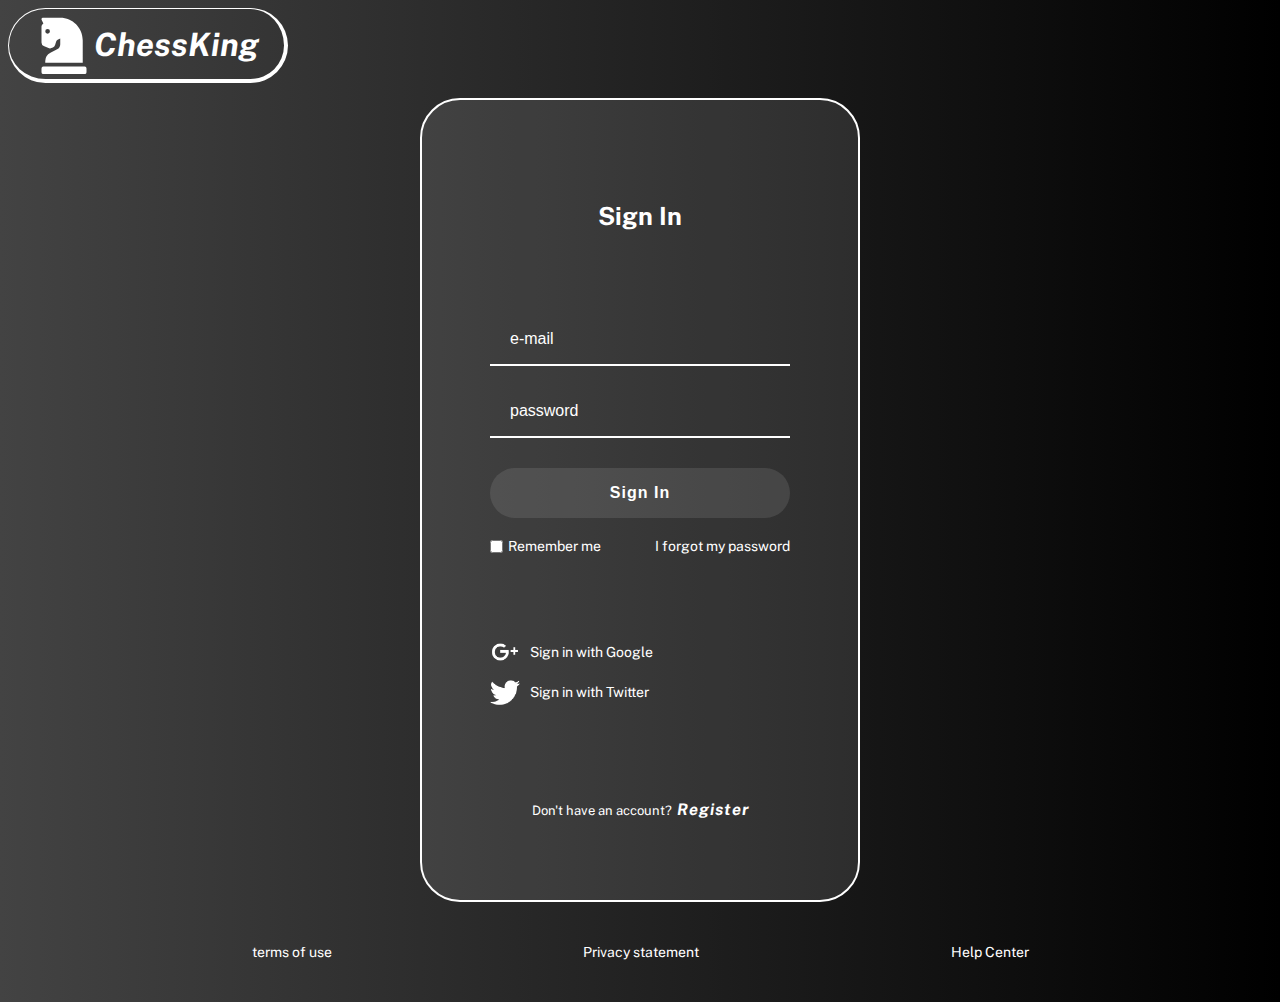
<file: index.html>
<!DOCTYPE html>
<html lang="en">

<head>
    <meta charset="UTF-8">
    <meta name="viewport" content="width=device-width, initial-scale=1.0">
    <meta http-equiv="X-UA-Compatible" content="ie=edge">
    <link rel="preconnect" href="https://fonts.gstatic.com">
    <link href="https://fonts.googleapis.com/css2?family=Public+Sans:wght@300&display=swap" rel="stylesheet">
    <link rel="stylesheet" href="stylesLogin.css">
    <title>:: Sign in page ::</title>
</head>

<body>
    <header class="header">
        <a href="#">
            <img class="header__img" src="./icons/chess-knight-solid.svg" alt="chess-knight-Logo">ChessKing
        </a>
    </header>

    <section class="login">
        <section class="login__container">
            <h2>Sign In</h2>
            <form class="login__container--form">
                <input type="email" class="input" id="loginEmail" placeholder="e-mail">
                <input type="password" class="input" id="loginPassword" placeholder="password">
                <button type="submit">Sign In</button>
                <div class="login__container--details">
                    <label>
                        <input  type="checkbox" id="loginRemember">Remember me
                    </label>
                    <a href="#" id="forgotPassword">I forgot my password</a>
                </div>
            </form>
            <section class="login__container--socialMedia">
                <div><img src="./icons/icons8-google-plus-50.png" alt="Google">Sign in with Google</img></div>
                <div><img src="./icons/icons8-twitter-50.png" alt="Twitter">Sign in with Twitter</img></div>
            </section>
            <p class="login__container--register">Don't have an account? <a href="./register/register.html">Register</a> </p>
        </section>
    </section>
    <footer class="footer">
        <a href="/">terms of use</a>
        <a href="/">Privacy statement</a>
        <a href="/">Help Center</a>
    </footer>
</body>

</html>
</file>
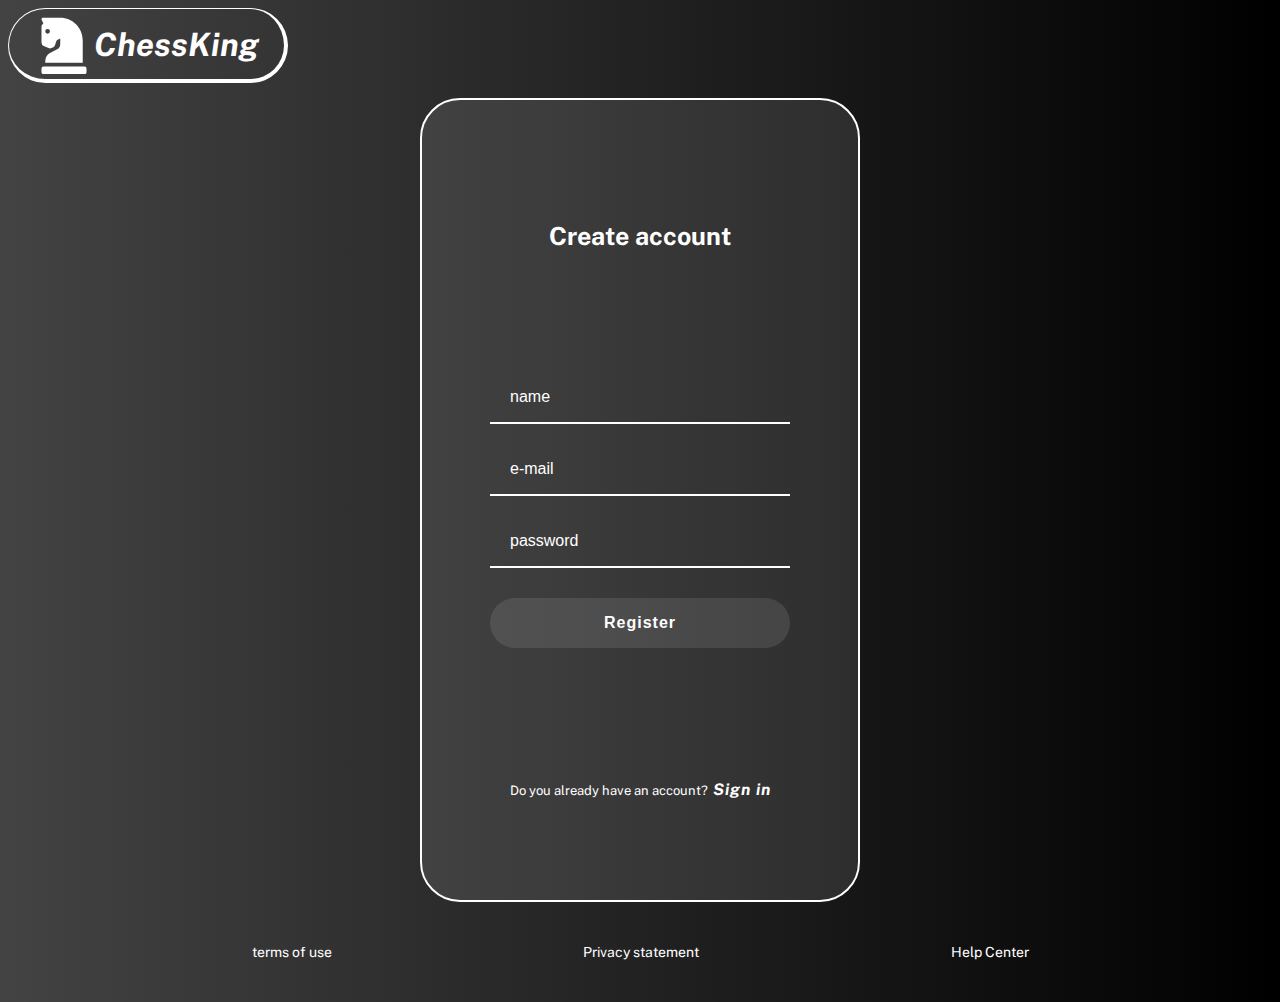
<file: register/register.html>
<!DOCTYPE html>
<html lang="en">

<head>
    <meta charset="UTF-8">
    <meta name="viewport" content="width=device-width, initial-scale=1.0">
    <meta http-equiv="X-UA-Compatible" content="ie=edge">
    <link rel="preconnect" href="https://fonts.gstatic.com">
    <link href="https://fonts.googleapis.com/css2?family=Public+Sans:wght@300&display=swap" rel="stylesheet">
    <link rel="stylesheet" href="stylesRegister.css">
    <title>:: Register page ::</title>
</head>

<body>
    <header class="header">
        <a href="#">
            <img class="header__img" src="../icons/chess-knight-solid.svg" alt="chess-knight-Logo">ChessKing
        </a>
    </header>

    <section class="register">
        <section class="register__container">
            <h2>Create account</h2>
            <form class="register__container--form">
                <input type="text" class="input" id="registerName" placeholder="name">
                <input type="email" class="input" id="registerEmail" placeholder="e-mail">
                <input type="password" class="input" id="registerPassword" placeholder="password">
                <button type="submit">Register</button>
            </form>
            <p class="register__container--linkLogin">Do you already have an account? <a href="../index.html">Sign
                    in</a>
            </p>
        </section>
    </section>
    <footer class="footer">
        <a href="/">terms of use</a>
        <a href="/">Privacy statement</a>
        <a href="/">Help Center</a>
    </footer>
</body>

</html>
</file>
<file: stylesLogin.css>
@media only screen and (max-width: 650px) {
  body .header {
    display: flex;
    justify-content: center;
    box-sizing: border-box;
    height: -webkit-max-content;
    height: max-content;
    padding: 8px 8px 20px 8px;
    margin-bottom: 0;
  }
  body .header a {
    display: flex;
    align-items: center;
    text-decoration: none;
    font-size: 3.2rem;
    font-style: oblique;
    font-weight: bold;
    color: white;
    height: -webkit-max-content;
    height: max-content;
  }
  body .header__img {
    width: 50px;
    height: 50px;
    filter: invert(100%);
  }
  body .login__container {
    background-color: transparent;
    border: none;
    padding: 0;
    width: 100%;
  }
  body .footer {
    align-items: flex-start;
    flex-direction: column;
    padding-left: 30px;
  }
}

* {
  margin: 0;
  padding: 0;
}

html {
  width: 100vw;
  font-size: 62.5%;
}
html::-webkit-scrollbar {
  display: none;
}

body {
  background-image: linear-gradient(to right, #434343 0%, black 100%);
  font-family: "Public Sans", sans-serif;
  min-width: 320px;
}

.header {
  display: flex;
  justify-content: space-between;
  box-sizing: border-box;
  height: auto;
  padding-top: 8px;
  padding-left: 8px;
  margin-bottom: 15px;
}
.header a {
  display: flex;
  padding: 5px 25px;
  align-items: center;
  text-decoration: none;
  font-size: 3.2rem;
  font-style: oblique;
  font-weight: bold;
  color: #fff;
  border-top: 1px solid white;
  border-bottom: 4px solid white;
  border-left: 1px solid white;
  border-right: 4px solid white;
  border-radius: 50px;
}
.header__img {
  width: 60px;
  height: 60px;
  filter: invert(100%);
}

.login {
  display: flex;
  align-items: center;
  justify-content: center;
  flex-direction: column;
  padding: 0 30px;
  min-height: calc(100vh - 200px);
}
.login__container {
  background-color: rgba(255, 255, 255, 0.1);
  border: 2px solid #fff;
  border-radius: 40px;
  color: #fff;
  padding: 60px 68px 40px;
  min-height: 700px;
  width: 300px;
  display: flex;
  flex-direction: column;
  justify-content: space-around;
}
.login__container h2 {
  text-align: center;
  font-size: 2.5rem;
}
.login__container--form {
  display: flex;
  flex-direction: column;
}
.login__container--details {
  color: #fff;
  display: flex;
  justify-content: space-between;
  margin-top: 10px;
  font-size: 1.4rem;
}
.login__container--details > label {
  display: flex;
  align-items: center;
}
.login__container--details > label > input {
  margin-right: 5px;
}
.login__container--details a {
  color: #fff;
  text-decoration: none;
}
.login__container--details a:hover {
  text-decoration: underline;
}
.login__container--socialMedia > div {
  display: flex;
  align-items: center;
  font-size: 1.4rem;
  margin-bottom: 10px;
}
.login__container--socialMedia > div > img {
  width: 30px;
  margin-right: 10px;
}
.login__container--register {
  font-size: 1.3rem;
  display: flex;
  align-items: baseline;
  place-content: center;
}
.login__container--register a {
  color: #fff;
  font-size: 1.6rem;
  font-weight: bold;
  text-decoration: none;
  margin-left: 5px;
  letter-spacing: 1px;
  font-style: oblique;
}
.login__container--register a:hover {
  text-decoration: underline;
}

.input {
  background-color: transparent;
  border: 0;
  border-bottom: 2px solid #fff;
  font-size: 1.6rem;
  margin-bottom: 20px;
  padding: 0 20px;
  outline: none;
  height: 50px;
  color: white;
}

::placeholder {
  color: #fff;
  font-size: 1.6rem;
}

button {
  background-color: rgba(255, 255, 255, 0.1);
  border: none;
  border-radius: 25px;
  cursor: pointer;
  color: #fff;
  font-size: 1.6rem;
  font-weight: bold;
  height: 50px;
  letter-spacing: 1px;
  margin: 10px 0;
}

.footer {
  display: flex;
  align-items: center;
  height: 100px;
  justify-content: space-evenly;
}
.footer a {
  color: #fff;
  font-size: 1.4rem;
  text-decoration: none;
  cursor: pointer;
}
.footer a:hover {
  text-decoration: underline;
}
</file>
<file: register/stylesRegister.css>
@media only screen and (max-width: 650px) {
  body .header {
    display: flex;
    justify-content: center;
    box-sizing: border-box;
    height: max-content;
    padding: 8px 8px 20px 8px;
    margin-bottom: 0;
  }
  body .header a {
    display: flex;
    align-items: center;
    text-decoration: none;
    font-size: 3.2rem;
    font-style: oblique;
    font-weight: bold;
    color: white;
    height: max-content;
  }
  body .header__img {
    width: 50px;
    height: 50px;
    filter: invert(100%);
  }
  body .register__container {
    background-color: transparent;
    border: none;
    padding: 0;
    width: 100%;
  }
  body .footer {
    align-items: flex-start;
    flex-direction: column;
    padding-left: 30px;
  }
}

* {
  margin: 0;
  padding: 0;
}

html {
  width: 100vw;
  font-size: 62.5%;
}

body {
  background-image: linear-gradient(to right, #434343 0%, black 100%);
  font-family: "Public Sans", sans-serif;
  min-width: 320px;
}

.header {
  display: flex;
  justify-content: space-between;
  box-sizing: border-box;
  height: auto;
  padding-top: 8px;
  padding-left: 8px;
  margin-bottom: 15px;
}

.header a {
  display: flex;
  padding: 5px 25px;
  align-items: center;
  text-decoration: none;
  font-size: 3.2rem;
  font-style: oblique;
  font-weight: bold;
  color: #fff;
  border-top: 1px solid white;
  border-bottom: 4px solid white;
  border-left: 1px solid white;
  border-right: 4px solid white;
  border-radius: 50px;
}

.header__img {
  width: 60px;
  height: 60px;
  filter: invert(100%);
}

.register {
  display: flex;
  align-items: center;
  justify-content: center;
  flex-direction: column;
  padding: 0 30px;
  min-height: calc(100vh - 200px);
}

.register__container {
  background-color: rgba(255, 255, 255, 0.1);
  border: 2px solid #fff;
  border-radius: 40px;
  color: #fff;
  padding: 60px 68px 40px;
  min-height: 700px;
  width: 300px;
  display: flex;
  flex-direction: column;
  justify-content: space-around;
}

.register__container h2 {
  text-align: center;
  font-size: 2.5rem;
}

.register__container--form {
  display: flex;
  flex-direction: column;
}

.register__container--form label {
  display: flex;
  font-size: 1.4rem;
  align-items: center;
}

.register__container--form label input {
  margin-right: 5px;
}

.register__container--details {
  color: #fff;
  display: flex;
  justify-content: space-between;
  margin-top: 10px;
}

.register__container--details a {
  color: #fff;
  font-size: 1.4rem;
  text-decoration: none;
}

.register__container--details a:hover {
  text-decoration: underline;
}

.register__container--socialMedia > div {
  display: flex;
  align-items: center;
  font-size: 1.4rem;
  margin-bottom: 10px;
}

.register__container--socialMedia > div > img {
  width: 30px;
  margin-right: 10px;
}

.register__container--linkLogin {
  font-size: 1.3rem;
  display: flex;
  align-items: baseline;
  place-content: center;
}

.register__container--linkLogin a {
  color: #fff;
  font-size: 1.6rem;
  font-weight: bold;
  text-decoration: none;
  margin-left: 5px;
  letter-spacing: 1px;
  font-style: oblique;
}

.register__container--linkLogin a:hover {
  text-decoration: underline;
}

.input {
  background-color: transparent;
  border: 0;
  border-bottom: 2px solid #fff;
  font-size: 1.6rem;
  margin-bottom: 20px;
  padding: 0 20px;
  outline: none;
  height: 50px;
}

::placeholder {
  color: #fff;
}

button {
  background-color: rgba(255, 255, 255, 0.1);
  border: none;
  border-radius: 25px;
  cursor: pointer;
  color: #fff;
  font-size: 1.6rem;
  font-weight: bold;
  height: 50px;
  letter-spacing: 1px;
  margin: 10px 0;
}

.footer {
  display: flex;
  align-items: center;
  height: 100px;
  justify-content: space-evenly;
}

.footer a {
  color: #fff;
  font-size: 1.4rem;
  text-decoration: none;
  cursor: pointer;
}

.footer a:hover {
  text-decoration: underline;
}
</file>
